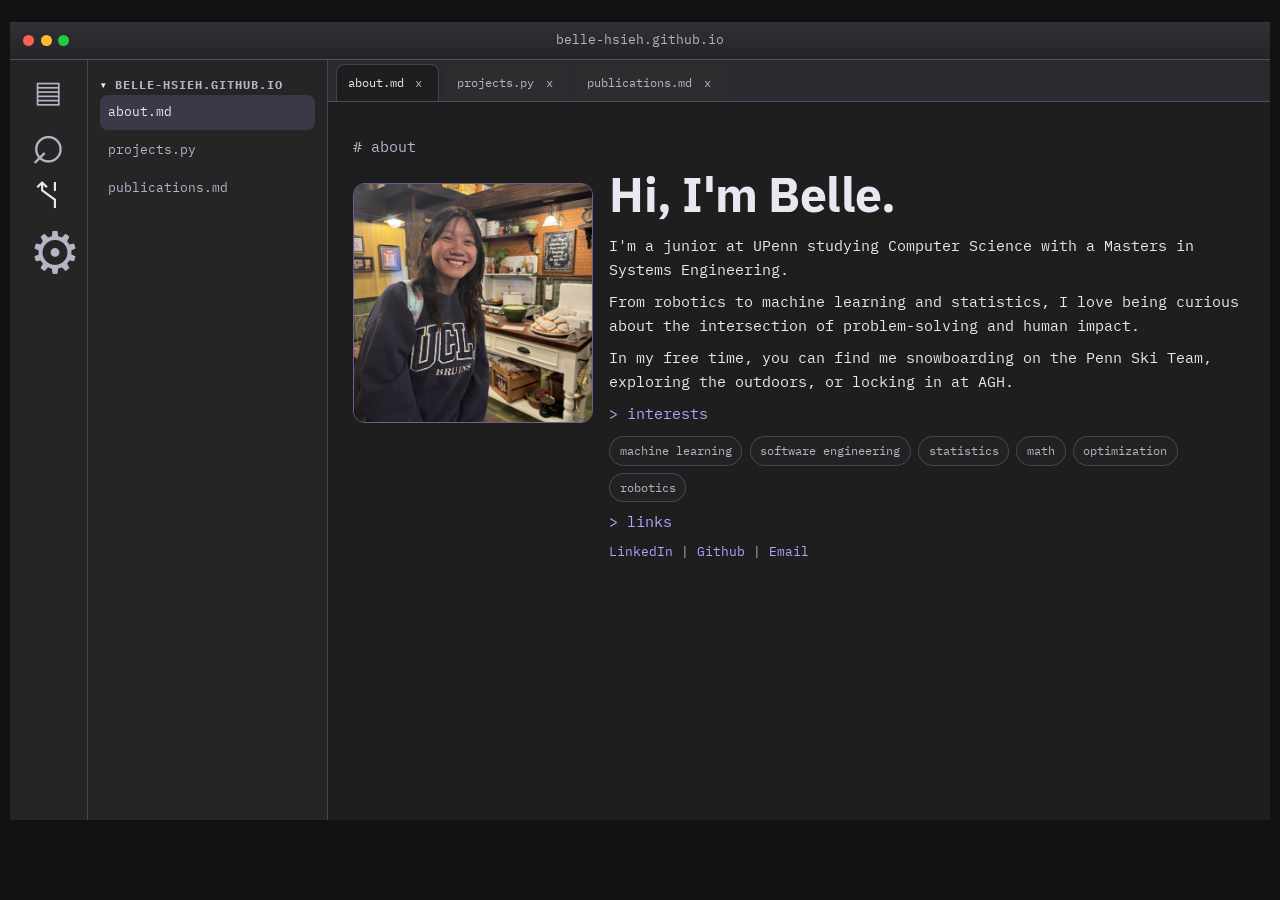
<file: index.html>
<!DOCTYPE html>
<html lang="en">
  <head>
    <meta charset="UTF-8" />
    <meta name="viewport" content="width=device-width, initial-scale=1.0" />
    <title>Belle Hsieh | About</title>
    <meta
      name="description"
      content="Belle Hsieh - About"
    />
    <link rel="preconnect" href="https://fonts.googleapis.com" />
    <link rel="preconnect" href="https://fonts.gstatic.com" crossorigin />
    <link
      href="https://fonts.googleapis.com/css2?family=IBM+Plex+Mono:wght@400;500;600&family=IBM+Plex+Sans:wght@500;600;700&display=swap"
      rel="stylesheet"
    />
    <link rel="stylesheet" href="styles.css" />
  </head>
  <body>
    <main class="ide-window">
      <header class="titlebar" aria-label="Window title bar">
        <span class="traffic" aria-hidden="true">
          <span class="dot close"></span>
          <span class="dot minimize"></span>
          <span class="dot maximize"></span>
        </span>
        <p>belle-hsieh.github.io</p>
      </header>

      <div class="workspace">
        <aside class="left-rail" aria-label="Workspace tools">
          <button class="rail-item" type="button" aria-label="Page">
            <span class="rail-icon" aria-hidden="true">▤</span>
          </button>
          <button class="rail-item" type="button" aria-label="Search">
            <span class="rail-icon" aria-hidden="true">⌕</span>
          </button>
          <button class="rail-item active" type="button" aria-label="Git branch">
            <span class="rail-icon" aria-hidden="true">⎇</span>
          </button>
          <button class="rail-item" type="button" aria-label="Settings">
            <span class="rail-icon" aria-hidden="true">⚙</span>
          </button>
        </aside>

        <aside class="sidebar" aria-label="File explorer">
          <p class="sidebar-heading">belle-hsieh.github.io</p>
          <nav class="file-tree" aria-label="Files">
            <a href="index.html" aria-current="page">about.md</a>
            <a href="projects.html">projects.py</a>
            <a href="publications.html">publications.md</a>
          </nav>
        </aside>

        <section class="editor" aria-label="Editor panel">
          <nav class="tabs" aria-label="Open tabs">
            <div class="tab active" aria-current="page">
              <a href="index.html">about.md</a>
              <button class="tab-close" type="button" aria-label="Close about tab">x</button>
            </div>
            <div class="tab">
              <a href="projects.html">projects.py</a>
              <button class="tab-close" type="button" aria-label="Close projects tab">x</button>
            </div>
            <div class="tab">
              <a href="publications.html">publications.md</a>
              <button class="tab-close" type="button" aria-label="Close publications tab">x</button>
            </div>
          </nav>

          <div class="editor-empty" aria-hidden="true"></div>

          <article class="editor-content">
            <p class="line comment"># about</p>
            <section class="about-split">
              <figure class="profile-image">
                <img src="Belle_Hsieh.jpg" alt="Portrait of Belle Hsieh" />
              </figure>
              <div class="about-copy">
                <h1>Hi, I'm Belle.</h1>
                <p class="line">
                  I'm a junior at UPenn studying Computer Science with a Masters in Systems
                  Engineering.
                </p>
                <p class="line">
                  From robotics to machine learning and statistics, I love being 
                  curious about the intersection of problem-solving and human impact.
                </p>
                <p class="line">
                  In my free time, you can find me snowboarding on the Penn Ski Team, exploring 
                  the outdoors, or locking in at AGH.
                </p>
                <p class="line prompt">&gt; interests</p>
                <div class="chips" aria-label="Interests">
                  <span>machine learning</span>
                  <span>software engineering</span>
                  <span>statistics</span>
                  <span>math</span>
                  <span>optimization</span>
                  <span>robotics</span>
                </div>
                <p class="line prompt">&gt; links</p>
                <div class="links" aria-label="Links">
                  <a href="https://www.linkedin.com/in/belle-hsieh/">LinkedIn</a>
                  <span class="link-sep">|</span>
                  <a href="https://github.com/belle-hsieh">Github</a>
                  <span class="link-sep">|</span>
                  <a href="mailto:bhsieh@seas.upenn.edu">Email</a>
                </div>
              </div>
            </section>
          </article>
        </section>
      </div>
    </main>
    <script src="script.js"></script>
  </body>
</html>
</file>
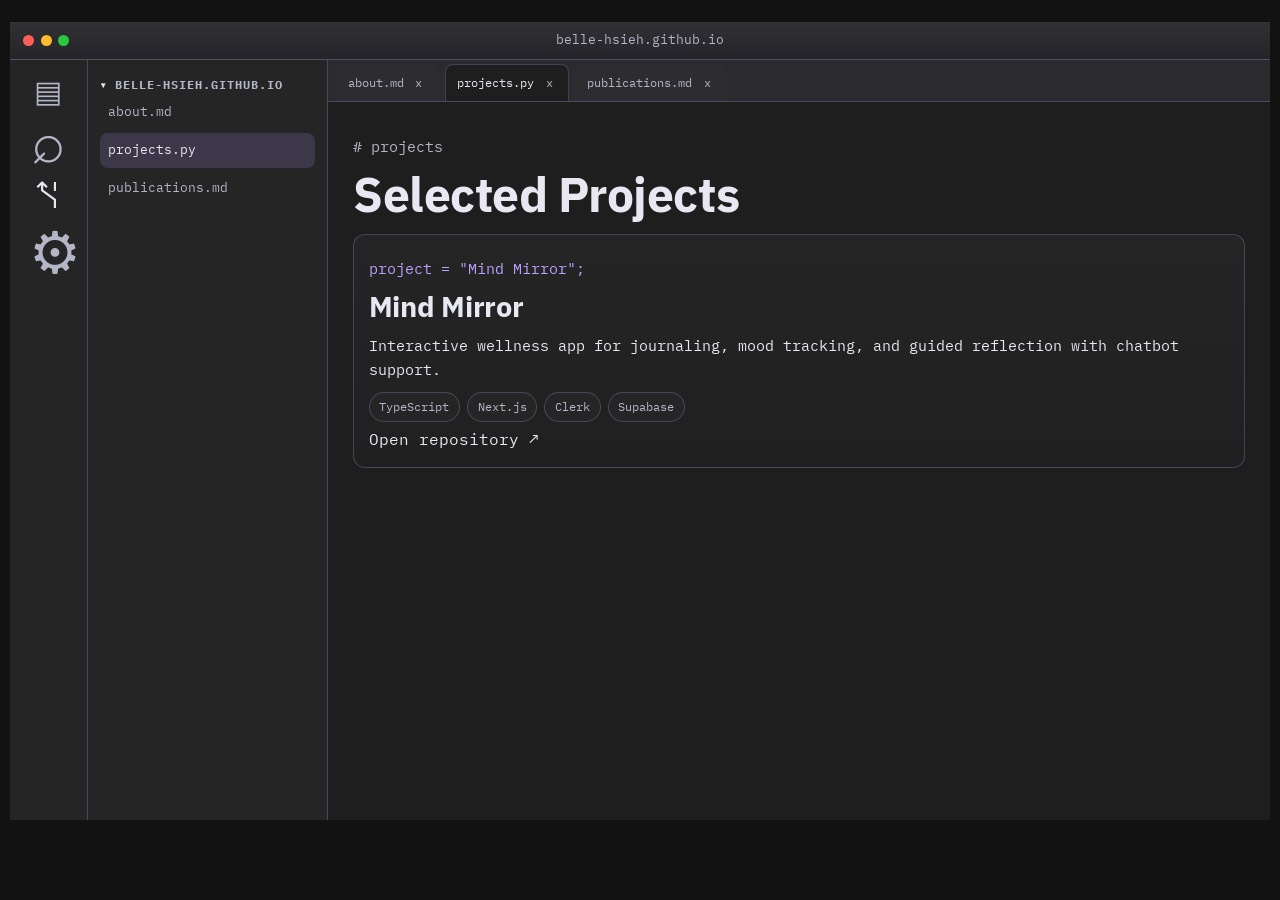
<file: projects.html>
<!DOCTYPE html>
<html lang="en">
  <head>
    <meta charset="UTF-8" />
    <meta name="viewport" content="width=device-width, initial-scale=1.0" />
    <title>Belle Hsieh | Projects</title>
    <meta
      name="description"
      content="Belle Hsieh - Projects"
    />
    <link rel="preconnect" href="https://fonts.googleapis.com" />
    <link rel="preconnect" href="https://fonts.gstatic.com" crossorigin />
    <link
      href="https://fonts.googleapis.com/css2?family=IBM+Plex+Mono:wght@400;500;600&family=IBM+Plex+Sans:wght@500;600;700&display=swap"
      rel="stylesheet"
    />
    <link rel="stylesheet" href="styles.css" />
  </head>
  <body>
    <main class="ide-window">
      <header class="titlebar" aria-label="Window title bar">
        <span class="traffic" aria-hidden="true">
          <span class="dot close"></span>
          <span class="dot minimize"></span>
          <span class="dot maximize"></span>
        </span>
        <p>belle-hsieh.github.io</p>
      </header>

      <div class="workspace">
        <aside class="left-rail" aria-label="Workspace tools">
          <button class="rail-item" type="button" aria-label="Page">
            <span class="rail-icon" aria-hidden="true">▤</span>
          </button>
          <button class="rail-item" type="button" aria-label="Search">
            <span class="rail-icon" aria-hidden="true">⌕</span>
          </button>
          <button class="rail-item active" type="button" aria-label="Git branch">
            <span class="rail-icon" aria-hidden="true">⎇</span>
          </button>
          <button class="rail-item" type="button" aria-label="Settings">
            <span class="rail-icon" aria-hidden="true">⚙</span>
          </button>
        </aside>

        <aside class="sidebar" aria-label="File explorer">
          <p class="sidebar-heading">belle-hsieh.github.io</p>
          <nav class="file-tree" aria-label="Files">
            <a href="index.html">about.md</a>
            <a href="projects.html" aria-current="page">projects.py</a>
            <a href="publications.html">publications.md</a>
          </nav>
        </aside>

        <section class="editor" aria-label="Editor panel">
          <nav class="tabs" aria-label="Open tabs">
            <div class="tab">
              <a href="index.html">about.md</a>
              <button class="tab-close" type="button" aria-label="Close about tab">x</button>
            </div>
            <div class="tab active" aria-current="page">
              <a href="projects.html">projects.py</a>
              <button class="tab-close" type="button" aria-label="Close projects tab">x</button>
            </div>
            <div class="tab">
              <a href="publications.html">publications.md</a>
              <button class="tab-close" type="button" aria-label="Close publications tab">x</button>
            </div>
          </nav>

          <div class="editor-empty" aria-hidden="true"></div>

          <article class="editor-content">
            <p class="line comment"># projects</p>
            <h1>Selected Projects</h1>

            <section class="entry-card">
              <p class="line prompt">project = "Mind Mirror";</p>
              <h2>Mind Mirror</h2>
              <p class="line">
                Interactive wellness app for journaling, mood tracking, and
                guided reflection with chatbot support.
              </p>
              <div class="chips" aria-label="Tech stack">
                <span>TypeScript</span>
                <span>Next.js</span>
                <span>Clerk</span>
                <span>Supabase</span>
              </div>
              <a href="https://github.com/belle-hsieh/MindMirror">Open repository</a>
            </section>
          </article>
        </section>
      </div>
    </main>
    <script src="script.js"></script>
  </body>
</html>
</file>
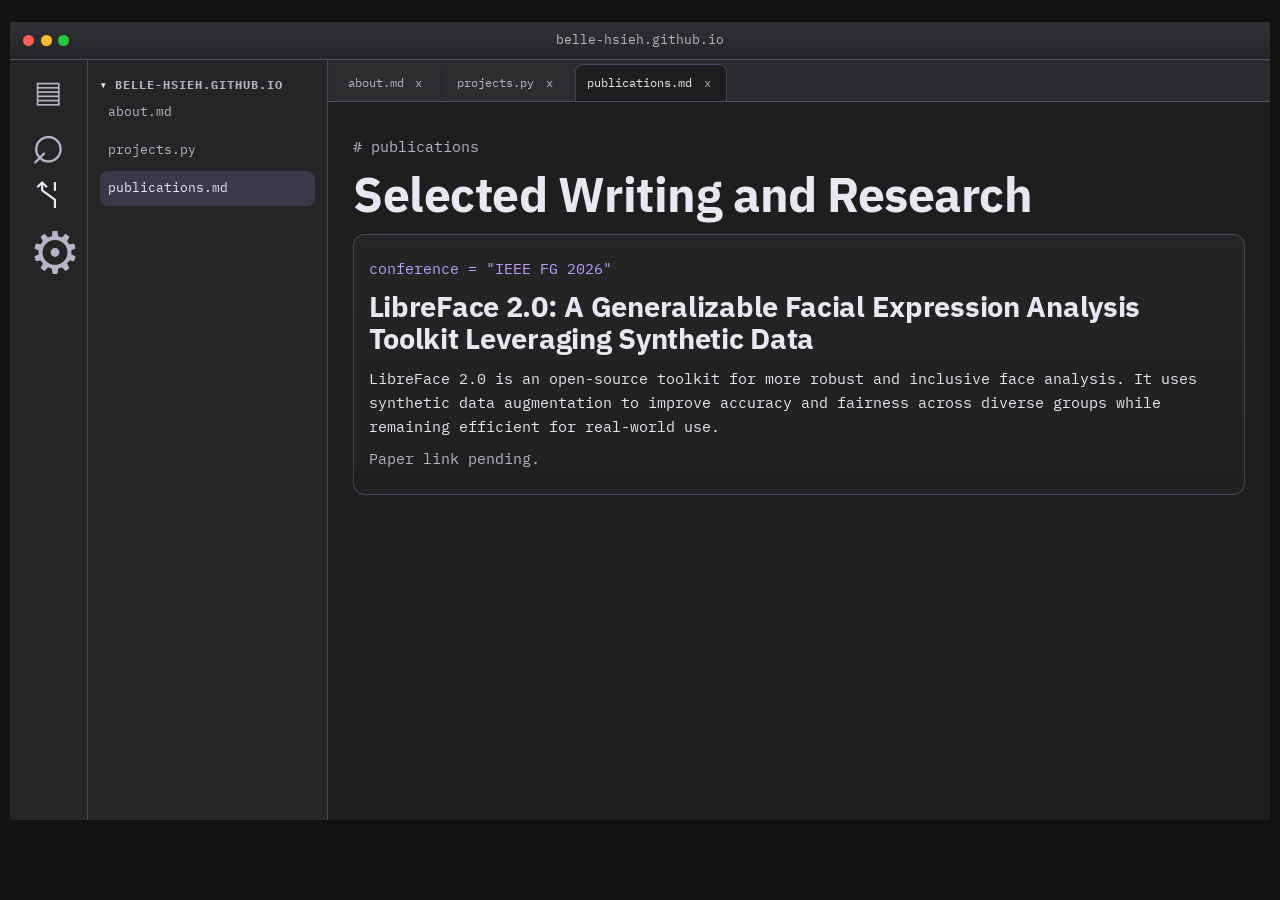
<file: publications.html>
<!DOCTYPE html>
<html lang="en">
  <head>
    <meta charset="UTF-8" />
    <meta name="viewport" content="width=device-width, initial-scale=1.0" />
    <title>Belle Hsieh | Publications</title>
    <meta
      name="description"
      content="Belle Hsieh - Publications"
    />
    <link rel="preconnect" href="https://fonts.googleapis.com" />
    <link rel="preconnect" href="https://fonts.gstatic.com" crossorigin />
    <link
      href="https://fonts.googleapis.com/css2?family=IBM+Plex+Mono:wght@400;500;600&family=IBM+Plex+Sans:wght@500;600;700&display=swap"
      rel="stylesheet"
    />
    <link rel="stylesheet" href="styles.css" />
  </head>
  <body>
    <main class="ide-window">
      <header class="titlebar" aria-label="Window title bar">
        <span class="traffic" aria-hidden="true">
          <span class="dot close"></span>
          <span class="dot minimize"></span>
          <span class="dot maximize"></span>
        </span>
        <p>belle-hsieh.github.io</p>
      </header>

      <div class="workspace">
        <aside class="left-rail" aria-label="Workspace tools">
          <button class="rail-item" type="button" aria-label="Page">
            <span class="rail-icon" aria-hidden="true">▤</span>
          </button>
          <button class="rail-item" type="button" aria-label="Search">
            <span class="rail-icon" aria-hidden="true">⌕</span>
          </button>
          <button class="rail-item active" type="button" aria-label="Git branch">
            <span class="rail-icon" aria-hidden="true">⎇</span>
          </button>
          <button class="rail-item" type="button" aria-label="Settings">
            <span class="rail-icon" aria-hidden="true">⚙</span>
          </button>
        </aside>

        <aside class="sidebar" aria-label="File explorer">
          <p class="sidebar-heading">belle-hsieh.github.io</p>
          <nav class="file-tree" aria-label="Files">
            <a href="index.html">about.md</a>
            <a href="projects.html">projects.py</a>
            <a href="publications.html" aria-current="page">publications.md</a>
          </nav>
        </aside>

        <section class="editor" aria-label="Editor panel">
          <nav class="tabs" aria-label="Open tabs">
            <div class="tab">
              <a href="index.html">about.md</a>
              <button class="tab-close" type="button" aria-label="Close about tab">x</button>
            </div>
            <div class="tab">
              <a href="projects.html">project.py</a>
              <button class="tab-close" type="button" aria-label="Close projects tab">x</button>
            </div>
            <div class="tab active" aria-current="page">
              <a href="publications.html">publications.md</a>
              <button class="tab-close" type="button" aria-label="Close publications tab">x</button>
            </div>
          </nav>

          <div class="editor-empty" aria-hidden="true"></div>

          <article class="editor-content">
            <p class="line comment"># publications</p>
            <h1>Selected Writing and Research</h1>

            <section class="entry-card">
              <p class="line prompt">conference = "IEEE FG 2026"</p>
              <h2>
                LibreFace 2.0: A Generalizable Facial Expression Analysis
                Toolkit Leveraging Synthetic Data
              </h2>
              <p class="line">
                LibreFace 2.0 is an open-source toolkit for more robust and
                inclusive face analysis. It uses synthetic data augmentation to
                improve accuracy and fairness across diverse groups while
                remaining efficient for real-world use.
              </p>
              <p class="line muted">Paper link pending.</p>
            </section>
          </article>
        </section>
      </div>
    </main>
    <script src="script.js"></script>
  </body>
</html>
</file>
<file: styles.css>
/* Theme tokens */
:root {
  color-scheme: dark;
  --bg-0: #141418;
  --bg-1: #1b1b20;
  --bg-2: #22222a;
  --surface-0: #1e1e1e;
  --surface-1: #252526;
  --surface-2: #2d2d30;
  --line: rgba(186, 160, 255, 0.26);
  --line-strong: rgba(186, 160, 255, 0.5);
  --text: #e8e8f2;
  --muted: #b5b5c8;
  --accent: #baa0ff;
  --active: #8f79d9;
  --shadow: 0 22px 40px rgba(0, 0, 0, 0.35);
}

/* Base reset */
* {
  box-sizing: border-box;
}

html,
/* Page shell */
body {
  margin: 0;
  min-height: 100%;
}

body {
    gap: 0.65rem;
    padding: 0.75rem 0.45rem;
    radial-gradient(circle at 90% 100%, rgba(143, 121, 217, 0.1), transparent 40%),
    linear-gradient(180deg, var(--bg-1) 0%, var(--bg-0) 100%);
  color: var(--text);
  font-family: "IBM Plex Mono", "SFMono-Regular", Menlo, monospace;
  line-height: 1.6;
  padding: 1.35rem 0.6rem 1.75rem;
}

a {
  color: var(--text);
  text-decoration: none;
}

a:visited,
a:active {
  color: var(--text);
}

a:hover,
a:focus-visible {
  color: var(--text);
  outline: none;
}

/* Window chrome */
.titlebar {
  height: 38px;
  display: flex;
  align-items: center;
  justify-content: center;
  position: relative;
  border-bottom: 1px solid var(--line);
  background: linear-gradient(180deg, #303035 0%, #252529 100%);
}

.titlebar p {
  margin: 0;
  font-size: 0.8rem;
  color: var(--muted);
}

.traffic {
  position: absolute;
  left: 0.85rem;
  display: flex;
  gap: 0.4rem;
}

.dot {
  width: 11px;
  height: 11px;
  border-radius: 50%;
}

.close {
  background: #ff5f57;
}

.minimize {
  background: #febb2f;
}

.maximize {
  background: #28c840;
}

/* IDE layout columns */
.workspace {
  min-height: min(760px, calc(100vh - 3rem));
  display: grid;
  grid-template-columns: 78px 240px minmax(0, 1fr);
}

/* Left icon rail */
.left-rail {
  background: #252526;
  border-right: 1px solid var(--line);
  display: flex;
  flex-direction: column;
  justify-content: flex-start;
  gap: 0.6rem;
  padding: 0.75rem;
  align-items: center;
}

.rail-item {
  border: 1px solid transparent;
  background: transparent;
  color: var(--muted);
  border-radius: 8px;
  width: 2.5rem;
  height: 2.5rem;
  padding: 0;
  display: grid;
  place-items: center;
  cursor: default;
}

.rail-item.active {
  border: 0;
  background: transparent;
  color: var(--text);
}

.rail-icon {
  display: inline-block;
  font-size: 1.6rem;
  line-height: 1;
}

.rail-item[aria-label="Git branch"] .rail-icon {
  transform: rotate(270deg);
}

.rail-item[aria-label="Git branch"] {
  margin-top: 0.75rem;
}


.rail-item[aria-label="Page"] .rail-icon {
  font-size: 1.9rem;
}

.rail-item[aria-label="Search"] .rail-icon {
  font-size: 3.6rem;
}

.rail-item[aria-label="Search"] {
  margin-top: -0.5rem;
}


.rail-item[aria-label="Settings"] .rail-icon {
  font-size: 3.6rem;
}


/* File explorer */
.sidebar {
  background: var(--surface-1);
  border-right: 1px solid var(--line);
  padding: 0.95rem 0.75rem;
}

.sidebar-heading {
  margin: 0;
  color: var(--muted);
  font-size: 0.78rem;
  font-weight: 700;
  letter-spacing: 0.08em;
  text-transform: uppercase;
  display: flex;
  align-items: center;
  gap: 0.45rem;
}

.sidebar-heading::before {
  content: "▾";
  color: var(--text);
}

.file-tree {
  display: grid;
  gap: 0.2rem;
}

.file-tree a {
  padding: 0.45rem 0.55rem;
  border-radius: 8px;
  color: var(--muted);
  font-size: 0.8rem;
}

.file-tree .file-folder {
  color: var(--muted);
  font-size: 0.8rem;
}

.file-tree .file-folder summary {
  list-style: none;
  cursor: pointer;
  padding: 0.45rem 0.55rem;
  border-radius: 8px;
}

.file-tree .file-folder summary::-webkit-details-marker {
  display: none;
}

.file-tree .file-folder summary::before {
  content: "▸";
  display: inline-block;
  margin-right: 0.35rem;
  color: var(--text);
  transition: transform 0.15s ease;
}

.file-tree .file-folder[open] summary::before {
  transform: rotate(90deg);
}

.file-tree .file-child {
  display: block;
  padding: 0.45rem 0.55rem 0.45rem 1.6rem;
  border-radius: 8px;
  color: var(--muted);
  font-size: 0.8rem;
}

.file-tree a:hover,
.file-tree a:focus-visible,
.file-tree a[aria-current="page"] {
  background: rgba(187, 155, 255, 0.16);
  color: var(--text);
}

/* Editor panel */
.editor {
  background: var(--surface-0);
  display: flex;
  flex-direction: column;
}

.editor-empty {
  display: none;
  flex: 1;
  align-items: center;
  justify-content: center;
  text-align: center;
  padding: 2rem;
  color: var(--muted);
  background: radial-gradient(circle at 50% 35%, rgba(255, 255, 255, 0.04), transparent 55%);
}

.editor.is-empty .editor-empty {
  display: flex;
}

.editor.is-empty .editor-content {
  display: none;
}

.editor-empty pre {
  margin: 0;
  font-family: "IBM Plex Mono", "SFMono-Regular", Menlo, monospace;
  font-size: clamp(0.5rem, 0.8vw, 0.75rem);
  line-height: 1.1;
  white-space: pre;
  max-width: 100%;
}

/* Editor tabs */
.tabs {
  display: flex;
  gap: 0.35rem;
  border-bottom: 1px solid var(--line);
  background: #2a2a2f;
  padding: 0.3rem 0.5rem 0;
  overflow-x: auto;
}

.tab {
  display: inline-flex;
  align-items: center;
  gap: 0.45rem;
  padding: 0.48rem 0.7rem;
  background: #2d2d30;
  border: 1px solid transparent;
  border-bottom: 0;
  border-radius: 8px 8px 0 0;
  color: var(--muted);
  font-size: 0.78rem;
  white-space: nowrap;
}

.tab a {
  color: inherit;
}

.tab.active {
  background: var(--surface-0);
  border-color: var(--line);
  color: var(--text);
}

.tab:hover,
.tab:focus-within {
  background: #343438;
}

.tab-close {
  border: 0;
  background: transparent;
  color: var(--muted);
  font: inherit;
  font-size: 0.74rem;
  width: 1rem;
  height: 1rem;
  line-height: 1;
  cursor: pointer;
  border-radius: 4px;
  padding: 0;
}

.tab-close:hover,
.tab-close:focus-visible {
  color: var(--text);
  outline: none;
}

/* Page content */
.editor-content {
  padding: clamp(1rem, 2.4vw, 1.6rem);
  max-width: 1100px;
  width: 100%;
  margin: 0 auto;
}

.about-split {
  display: grid;
  grid-template-columns: 240px minmax(0, 1fr);
  align-items: start;
  gap: 1rem;
}

.about-copy h1 {
  margin-top: 0;
}

.line {
  margin: 0.5rem 0;
  color: var(--text);
  font-size: 0.94rem;
}

.line.comment,
.line.muted {
  color: var(--muted);
}

.line.prompt {
  color: var(--accent);
}

.text-file {
  margin: 0;
  font-family: "IBM Plex Mono", "SFMono-Regular", Menlo, monospace;
  font-size: 0.94rem;
  line-height: 1.6;
  white-space: pre-wrap;
  color: var(--text);
}

h1,
h2 {
  margin: 0.35rem 0 0.75rem;
  font-family: "IBM Plex Sans", "Helvetica Neue", Arial, sans-serif;
  line-height: 1.14;
  letter-spacing: -0.01em;
}

h1 {
  font-size: clamp(2rem, 5vw, 3rem);
}

h2 {
  font-size: clamp(1.2rem, 3vw, 1.8rem);
}

/* Tag pills */
.chips {
  display: flex;
  flex-wrap: wrap;
  gap: 0.45rem;
  margin-top: 0.6rem;
}

.chips span {
  font-size: 0.76rem;
  padding: 0.25rem 0.6rem;
  border: 1px solid var(--line);
  border-radius: 999px;
  background: rgba(255, 255, 255, 0.02);
  color: var(--muted);
}

.links {
  display: flex;
  flex-wrap: wrap;
  align-items: center;
  gap: 0.5rem;
  margin-top: 0.4rem;
  font-size: 0.8rem;
}

.links a {
  color: var(--accent);
}

.links a:hover,
.links a:focus-visible {
  color: #dac8ff;
}

.links .link-sep {
  color: var(--muted);
}

.profile-image {
  margin: 1rem 0 0;
}

.profile-image img {
  width: min(260px, 100%);
  aspect-ratio: 1 / 1;
  object-fit: cover;
  border-radius: 12px;
  border: 1px solid var(--line-strong);
  display: block;
}

/* Content cards */
.entry-card {
  margin-top: 0.5rem;
  border: 1px solid var(--line);
  background: linear-gradient(180deg, rgba(255, 255, 255, 0.03), rgba(255, 255, 255, 0.01));
  border-radius: 12px;
  padding: 0.9rem;
}

.entry-card a {
  display: inline-block;
  margin-top: 0.35rem;
}

.entry-card a::after {
  content: " ↗";
}

/* Responsive tweaks */
@media (max-width: 900px) {
  .workspace {
    grid-template-columns: 66px 180px minmax(0, 1fr);
    min-height: auto;
  }
}

@media (max-width: 600px) {
  body {
    padding: 1rem 0.45rem 1.35rem;
  }

  .titlebar p {
    font-size: 0.72rem;
  }

  .tab {
    padding: 0.48rem 0.58rem;
    font-size: 0.75rem;
  }

  .workspace {
    grid-template-columns: 58px 152px minmax(0, 1fr);
  }

  .about-split {
    grid-template-columns: 1fr;
  }
}
</file>
